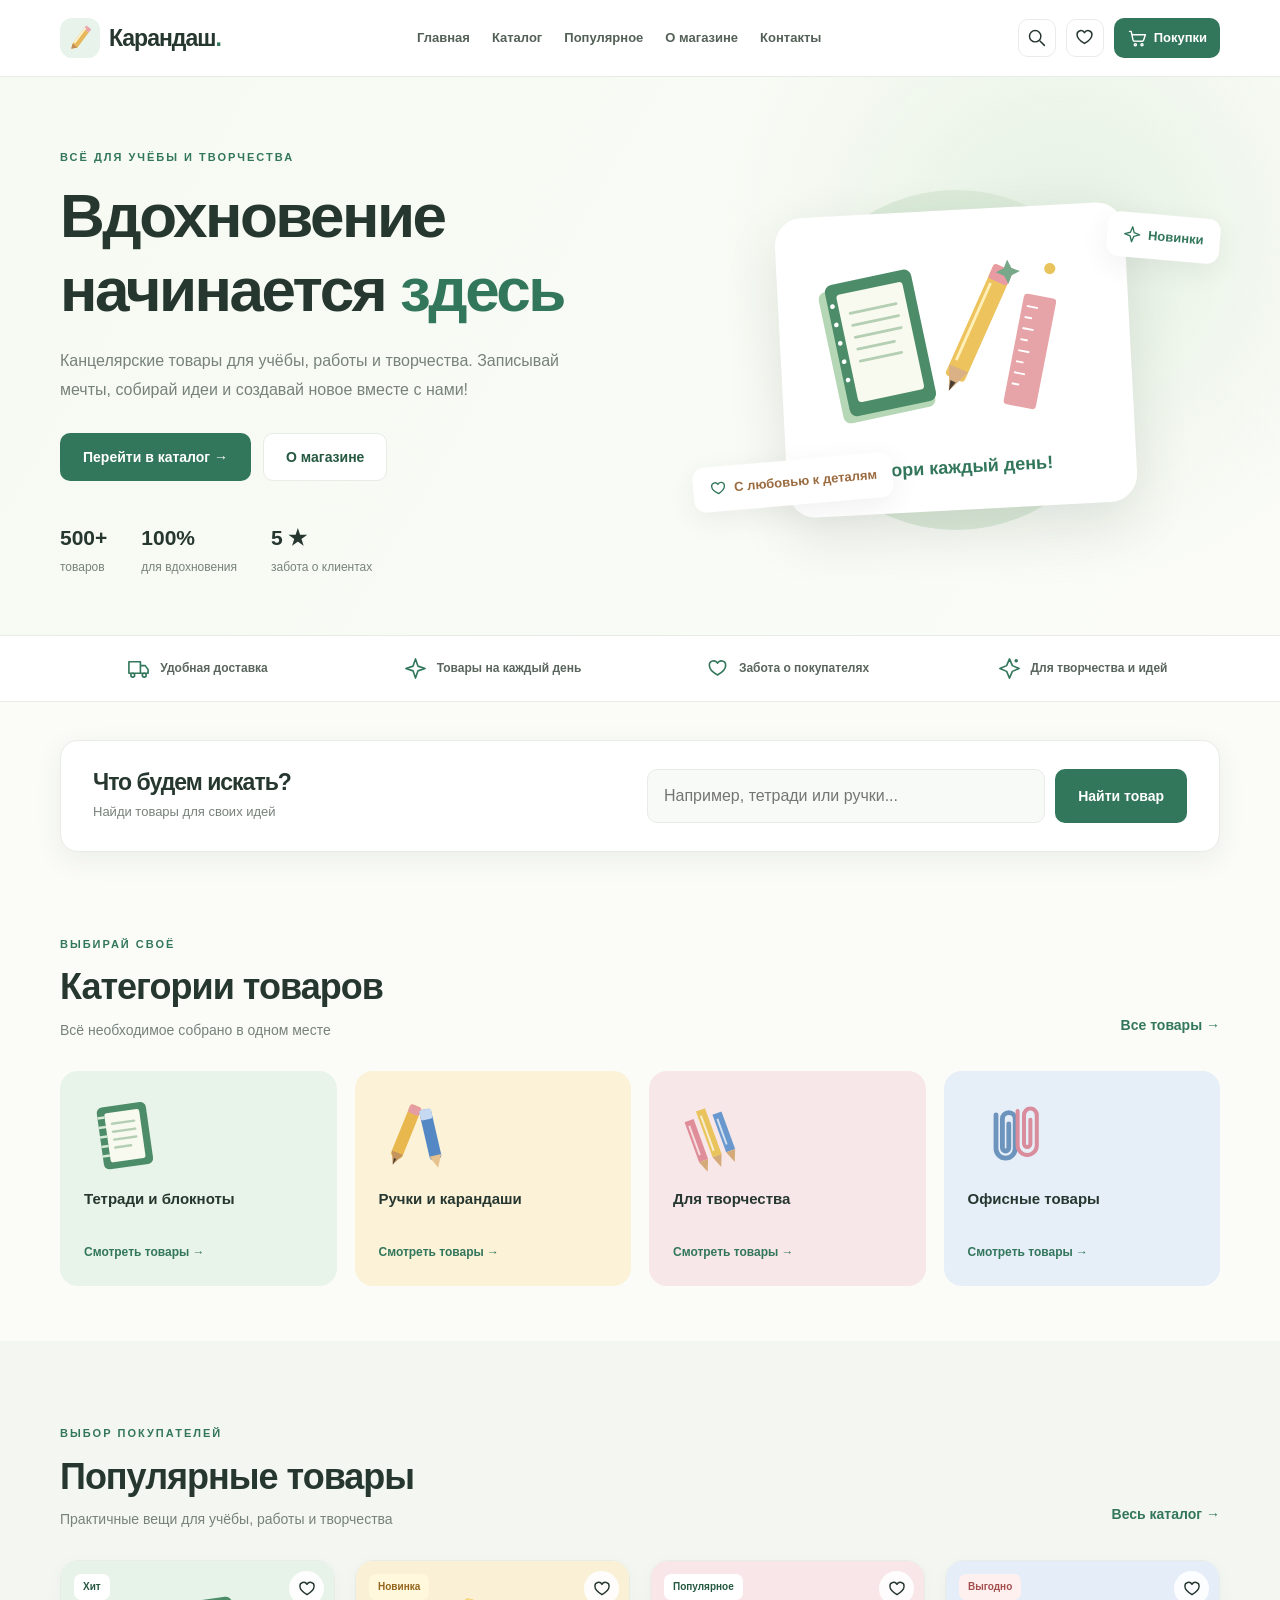
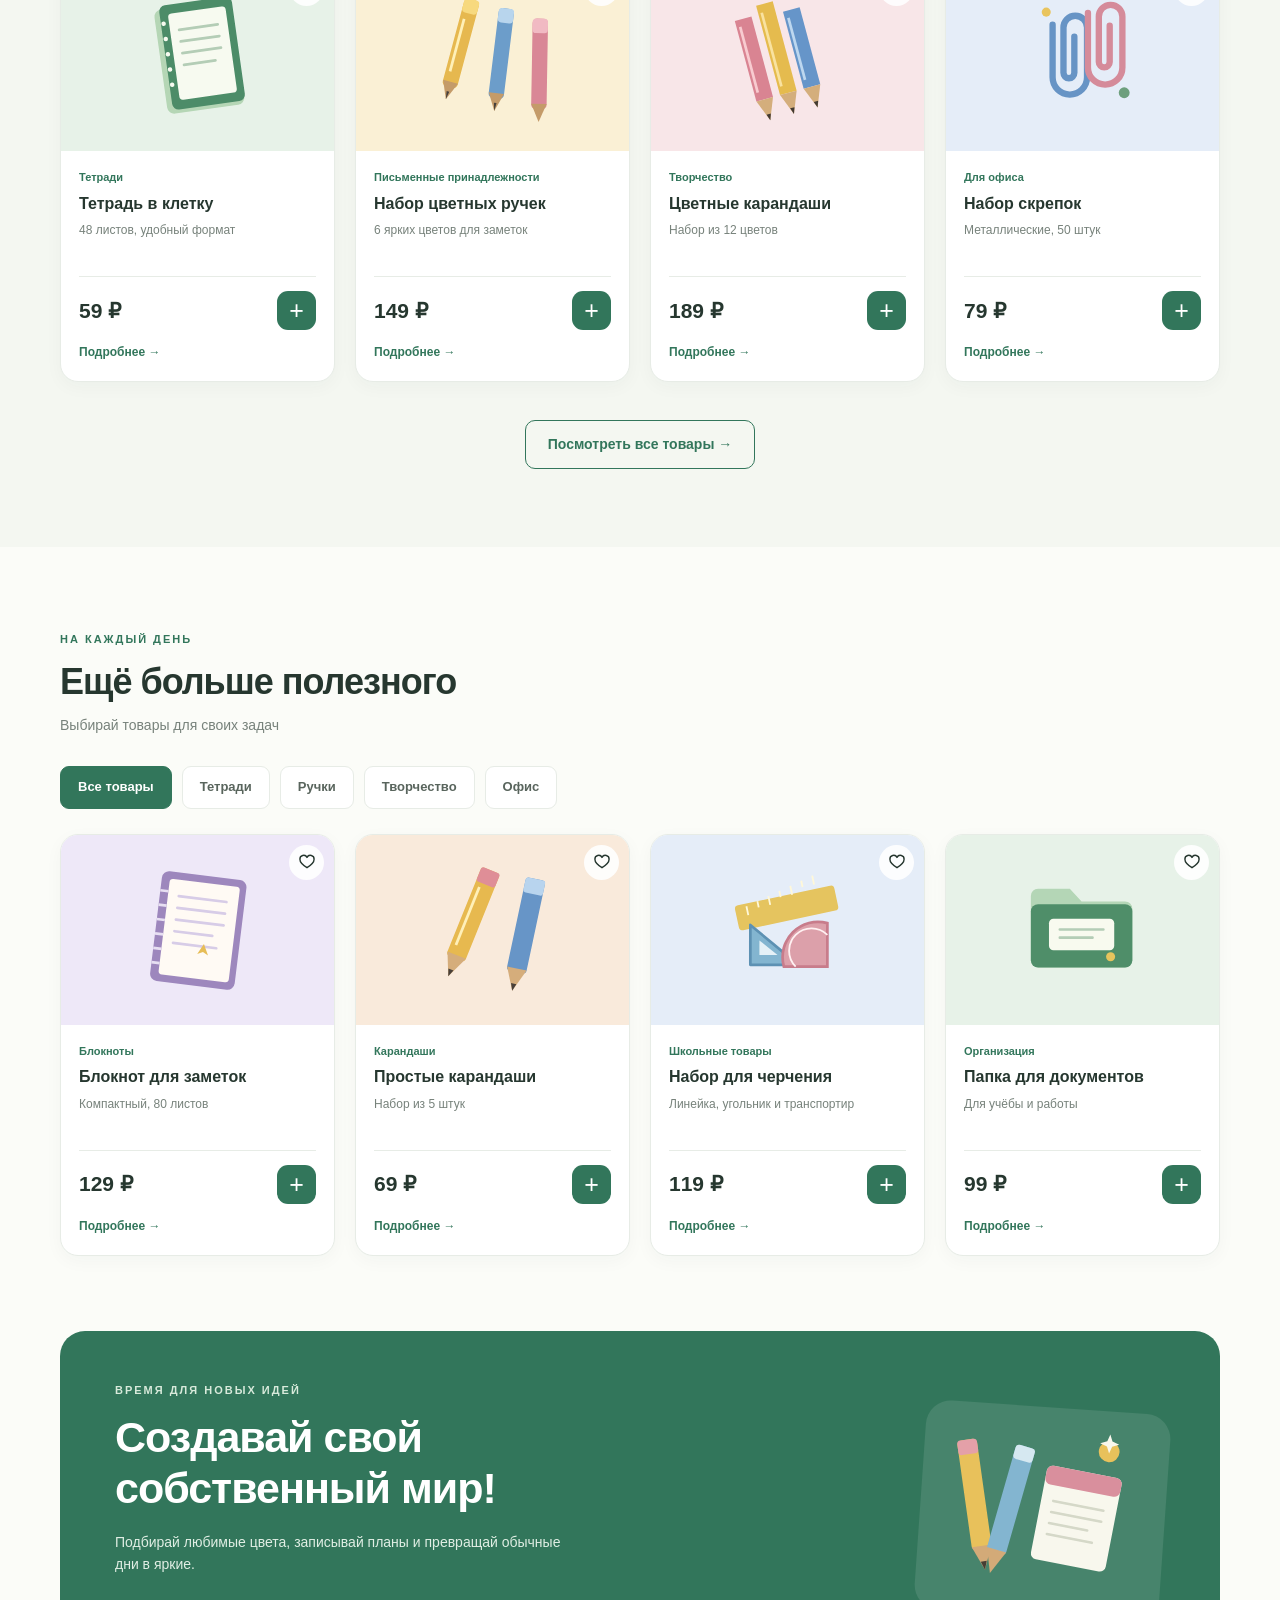
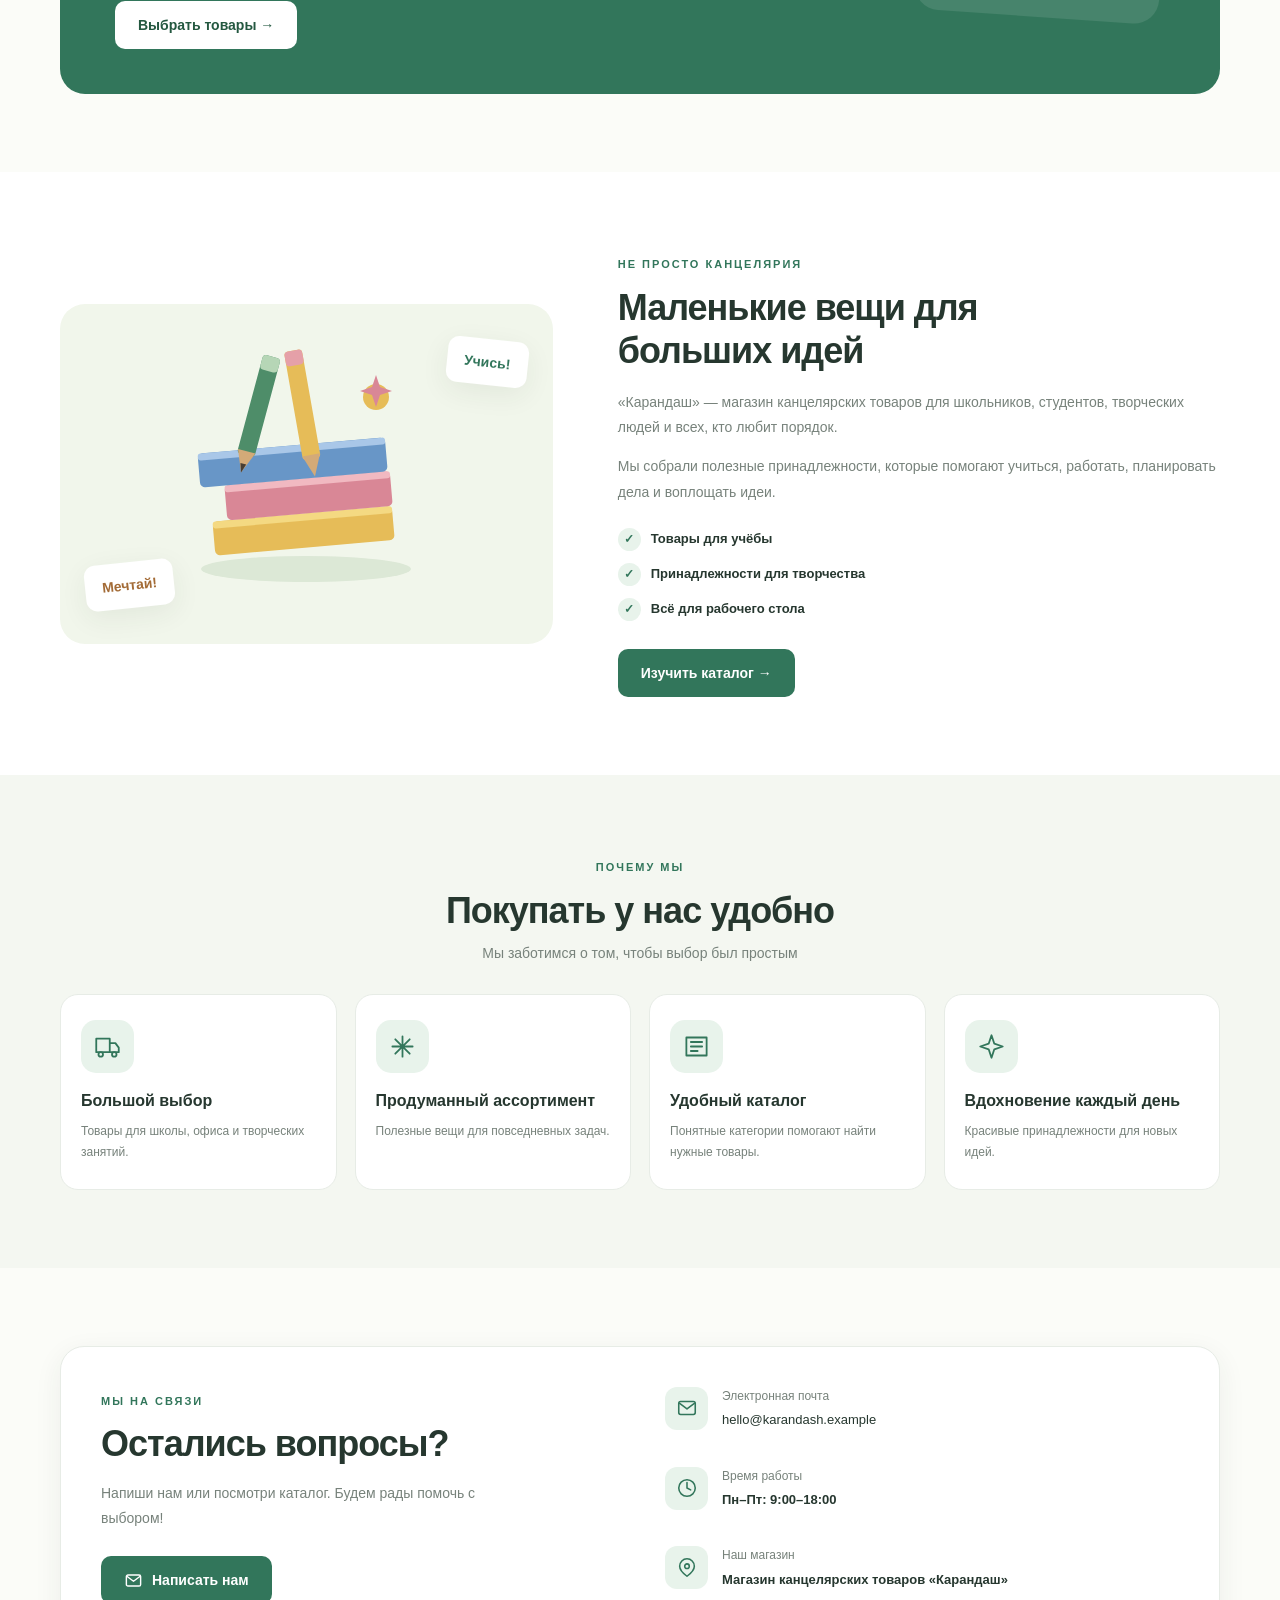
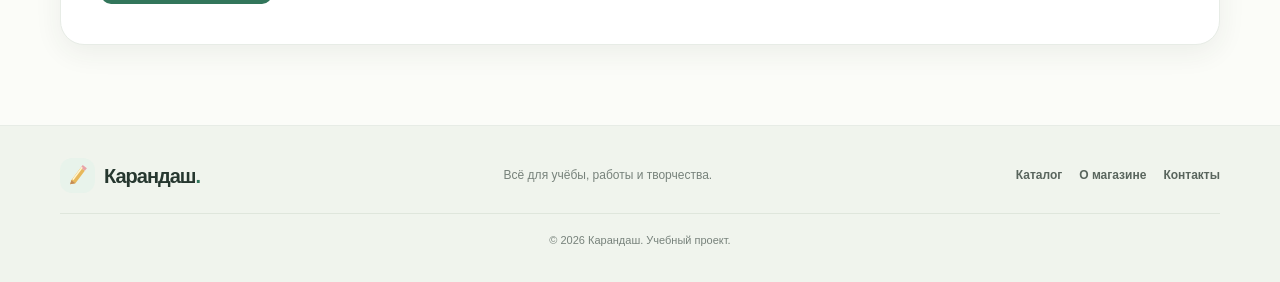
<file: styles/index.html>
<!DOCTYPE html>
<html lang="ru">
<head>
    <meta charset="UTF-8">
    <meta name="viewport" content="width=device-width, initial-scale=1.0">
    <title>Карандаш — магазин канцелярских товаров</title>
    <link rel="stylesheet" href="main.css">
</head>
<body>

    <!-- Шапка сайта -->
    <header class="header">
        <div class="container header-inner">
            <a href="#home" class="logo">
                <svg class="logo-icon" viewBox="0 0 48 48" aria-hidden="true">
                    <path d="M12 33 30 9 38 15 20 39 10 41Z" fill="#e7b85b"/>
                    <path d="M30 9 34 4 42 10 38 15Z" fill="#e9a4a8"/>
                    <path d="M10 41 12 33 20 39Z" fill="#c38b58"/>
                    <path d="M15 32 33 8" stroke="#fff4ce" stroke-width="3"/>
                </svg>
                <span>Карандаш<span class="logo-dot">.</span></span>
            </a>

            <nav class="navigation">
                <a href="#home">Главная</a>
                <a href="#catalog">Каталог</a>
                <a href="#popular">Популярное</a>
                <a href="#about">О магазине</a>
                <a href="#contacts">Контакты</a>
            </nav>

            <div class="header-actions">
                <a href="#search" class="header-icon" aria-label="Поиск">
                    <svg viewBox="0 0 24 24" aria-hidden="true">
                        <circle cx="10.5" cy="10.5" r="6.5"/>
                        <path d="m16 16 5 5"/>
                    </svg>
                </a>
                <a href="#popular" class="header-icon" aria-label="Избранное">
                    <svg viewBox="0 0 24 24" aria-hidden="true">
                        <path d="M20.5 8.8c0 5-8.5 10-8.5 10s-8.5-5-8.5-10A4.5 4.5 0 0 1 12 6.5a4.5 4.5 0 0 1 8.5 2.3Z"/>
                    </svg>
                </a>
                <a href="#catalog" class="cart-button">
                    <svg viewBox="0 0 24 24" aria-hidden="true">
                        <path d="M3 4h2l2.2 10.2a2 2 0 0 0 2 1.6h8.9a2 2 0 0 0 1.9-1.4L22 8H6"/>
                        <circle cx="10" cy="20" r="1.3"/>
                        <circle cx="18" cy="20" r="1.3"/>
                    </svg>
                    <span>Покупки</span>
                </a>
            </div>
        </div>
    </header>

    <main>
        <!-- Главный экран -->
        <section class="hero" id="home">
            <div class="container hero-inner">
                <div class="hero-content">
                    <span class="eyebrow">ВСЁ ДЛЯ УЧЁБЫ И ТВОРЧЕСТВА</span>
                    <h1>Вдохновение<br>начинается <span>здесь</span></h1>
                    <p>
                        Канцелярские товары для учёбы, работы и творчества.
                        Записывай мечты, собирай идеи и создавай новое вместе с нами!
                    </p>

                    <div class="hero-buttons">
                        <a href="#catalog" class="button button-primary">Перейти в каталог →</a>
                        <a href="#about" class="button button-light">О магазине</a>
                    </div>

                    <div class="hero-benefits">
                        <div><strong>500+</strong><span>товаров</span></div>
                        <div><strong>100%</strong><span>для вдохновения</span></div>
                        <div><strong>5 ★</strong><span>забота о клиентах</span></div>
                    </div>
                </div>

                <div class="hero-picture">
                    <div class="hero-circle"></div>
                    <div class="picture-card">
                        <svg class="hero-art" viewBox="0 0 320 220" role="img" aria-label="Рисунки тетради, карандаша и кисти">
                            <!-- Тетрадь -->
                            <g transform="rotate(-9 95 110)">
                                <rect x="26" y="40" width="100" height="143" rx="8" fill="#b6d7b6"/>
                                <rect x="34" y="34" width="94" height="143" rx="8" fill="#4c8c68"/>
                                <rect x="45" y="46" width="72" height="117" rx="4" fill="#f8faef"/>
                                <path d="M56 68h50M56 81h50M56 94h50M56 107h40M56 120h45" stroke="#b5cfb4" stroke-width="3" stroke-linecap="round"/>
                                <circle cx="39" cy="57" r="2.5" fill="#fff"/>
                                <circle cx="39" cy="77" r="2.5" fill="#fff"/>
                                <circle cx="39" cy="97" r="2.5" fill="#fff"/>
                                <circle cx="39" cy="117" r="2.5" fill="#fff"/>
                                <circle cx="39" cy="137" r="2.5" fill="#fff"/>
                            </g>
                            <!-- Карандаш -->
                            <g transform="rotate(27 190 105)">
                                <rect x="170" y="30" width="22" height="130" rx="4" fill="#edc35e"/>
                                <rect x="170" y="30" width="22" height="17" rx="3" fill="#e99ba4"/>
                                <path d="M170 148 181 174 192 148Z" fill="#d9b184"/>
                                <path d="M178 163 181 174 184 163Z" fill="#4b4035"/>
                                <path d="M175 51v90" stroke="#fff0b9" stroke-width="3"/>
                            </g>
                            <!-- Линейка -->
                            <g transform="rotate(14 246 133)">
                                <rect x="220" y="67" width="35" height="120" rx="4" fill="#e7a4a8"/>
                                <path d="M225 80h12M225 92h8M225 104h12M225 116h8M225 128h12M225 140h8M225 152h12M225 164h8" stroke="#fff" stroke-width="2"/>
                            </g>
                            <circle cx="265" cy="38" r="6" fill="#e9c45d"/>
                            <path d="m220 26 4 9 9 4-9 4-4 9-4-9-9-4 9-4Z" fill="#77a889"/>
                        </svg>
                        <span class="picture-caption">Твори каждый день!</span>
                    </div>
                    <div class="floating-note note-one">
                        <svg viewBox="0 0 24 24" aria-hidden="true">
                            <path d="m12 2 2.5 7.5L22 12l-7.5 2.5L12 22l-2.5-7.5L2 12l7.5-2.5Z"/>
                        </svg>
                        Новинки
                    </div>
                    <div class="floating-note note-two">
                        <svg viewBox="0 0 24 24" aria-hidden="true">
                            <path d="M20.5 8.8c0 5-8.5 10-8.5 10s-8.5-5-8.5-10A4.5 4.5 0 0 1 12 6.5a4.5 4.5 0 0 1 8.5 2.3Z"/>
                        </svg>
                        С любовью к деталям
                    </div>
                </div>
            </div>
        </section>

        <!-- Преимущества магазина -->
        <section class="benefit-strip">
            <div class="container benefit-strip-inner">
                <div>
                    <svg viewBox="0 0 24 24" aria-hidden="true">
                        <path d="M2 5h12v12H2zM14 9h5l3 4v4h-8z"/>
                        <circle cx="6" cy="19" r="2"/>
                        <circle cx="18" cy="19" r="2"/>
                    </svg>
                    <span>Удобная доставка</span>
                </div>
                <div>
                    <svg viewBox="0 0 24 24" aria-hidden="true">
                        <path d="m12 2 2.5 7.5L22 12l-7.5 2.5L12 22l-2.5-7.5L2 12l7.5-2.5Z"/>
                    </svg>
                    <span>Товары на каждый день</span>
                </div>
                <div>
                    <svg viewBox="0 0 24 24" aria-hidden="true">
                        <path d="M20.5 8.8c0 5-8.5 10-8.5 10s-8.5-5-8.5-10A4.5 4.5 0 0 1 12 6.5a4.5 4.5 0 0 1 8.5 2.3Z"/>
                    </svg>
                    <span>Забота о покупателях</span>
                </div>
                <div>
                    <svg viewBox="0 0 24 24" aria-hidden="true">
                        <path d="m12 2 3 7 7 3-7 3-3 7-3-7-7-3 7-3Z"/>
                        <circle cx="19" cy="4" r="1"/>
                    </svg>
                    <span>Для творчества и идей</span>
                </div>
            </div>
        </section>

        <!-- Поиск -->
        <section class="search-section" id="search">
            <div class="container">
                <div class="search-box">
                    <div>
                        <h2>Что будем искать?</h2>
                        <p>Найди товары для своих идей</p>
                    </div>
                    <form class="search-form" action="#catalog" method="get">
                        <label class="visually-hidden" for="search-input">Поиск товаров</label>
                        <input id="search-input" type="search" name="q" placeholder="Например, тетради или ручки...">
                        <button type="submit" class="button button-primary">Найти товар</button>
                    </form>
                </div>
            </div>
        </section>

        <!-- Категории товаров -->
        <section class="section categories-section" id="categories">
            <div class="container">
                <div class="section-heading">
                    <div>
                        <span class="eyebrow">ВЫБИРАЙ СВОЁ</span>
                        <h2>Категории товаров</h2>
                        <p>Всё необходимое собрано в одном месте</p>
                    </div>
                    <a href="#catalog" class="text-link">Все товары →</a>
                </div>

                <div class="category-grid">
                    <a href="#notebooks" class="category-card category-green">
                        <svg class="category-art" viewBox="0 0 100 100" role="img" aria-label="Тетрадь">
                            <g transform="rotate(-8 50 50)">
                                <rect x="20" y="12" width="62" height="78" rx="7" fill="#4c8c68"/>
                                <rect x="29" y="20" width="44" height="62" rx="3" fill="#f8faef"/>
                                <path d="M37 34h28M37 44h28M37 54h28M37 64h20" stroke="#b5cfb4" stroke-width="3" stroke-linecap="round"/>
                                <path d="M20 25h9M20 37h9M20 49h9M20 61h9M20 73h9" stroke="#d6ead5" stroke-width="3"/>
                            </g>
                        </svg>
                        <span class="category-name">Тетради и блокноты</span>
                        <span class="category-link">Смотреть товары →</span>
                    </a>

                    <a href="#pens" class="category-card category-yellow">
                        <svg class="category-art" viewBox="0 0 100 100" role="img" aria-label="Ручки и карандаши">
                            <g transform="rotate(22 38 50)">
                                <rect x="25" y="13" width="15" height="69" rx="4" fill="#e8b84f"/>
                                <path d="M25 76 32.5 92 40 76Z" fill="#c4935e"/>
                                <path d="M31 84 32.5 92 34 84Z" fill="#40382f"/>
                                <rect x="25" y="13" width="15" height="11" rx="3" fill="#e59ca3"/>
                            </g>
                            <g transform="rotate(-13 65 50)">
                                <rect x="57" y="17" width="15" height="64" rx="5" fill="#5488c5"/>
                                <rect x="57" y="17" width="15" height="13" rx="3" fill="#c6d9f2"/>
                                <path d="M57 76 64.5 92 72 76Z" fill="#e6c28e"/>
                            </g>
                        </svg>
                        <span class="category-name">Ручки и карандаши</span>
                        <span class="category-link">Смотреть товары →</span>
                    </a>

                    <a href="#art" class="category-card category-pink">
                        <svg class="category-art" viewBox="0 0 100 100" role="img" aria-label="Цветные карандаши">
                            <g transform="rotate(-20 50 50)">
                                <path d="M22 23h12v53H22z" fill="#df8d98"/>
                                <path d="M22 76h12L28 91Z" fill="#d4aa78"/>
                                <path d="M40 15h12v61H40z" fill="#e9c45d"/>
                                <path d="M40 76h12L46 91Z" fill="#d4aa78"/>
                                <path d="M58 26h12v50H58z" fill="#6898ce"/>
                                <path d="M58 76h12L64 91Z" fill="#d4aa78"/>
                                <path d="M26 29v39M44 22v47M62 33v34" stroke="#fff" stroke-width="2.5" opacity=".7"/>
                            </g>
                        </svg>
                        <span class="category-name">Для творчества</span>
                        <span class="category-link">Смотреть товары →</span>
                    </a>

                    <a href="#office" class="category-card category-blue">
                        <svg class="category-art" viewBox="0 0 100 100" role="img" aria-label="Скрепки и офисные принадлежности">
                            <path d="M35 25v42a12 12 0 0 0 24 0V30a8 8 0 0 0-16 0v36a4 4 0 0 0 8 0V36" fill="none" stroke="#6d94bd" stroke-width="6" stroke-linecap="round"/>
                            <path d="M62 20v43a12 12 0 0 0 24 0V25a8 8 0 0 0-16 0v36a4 4 0 0 0 8 0V31" fill="none" stroke="#d98c9b" stroke-width="5" stroke-linecap="round"/>
                        </svg>
                        <span class="category-name">Офисные товары</span>
                        <span class="category-link">Смотреть товары →</span>
                    </a>
                </div>
            </div>
        </section>

        <!-- Популярные товары -->
        <section class="section products-section" id="popular">
            <div class="container">
                <div class="section-heading">
                    <div>
                        <span class="eyebrow">ВЫБОР ПОКУПАТЕЛЕЙ</span>
                        <h2>Популярные товары</h2>
                        <p>Практичные вещи для учёбы, работы и творчества</p>
                    </div>
                    <a href="#catalog" class="text-link">Весь каталог →</a>
                </div>

                <div class="product-grid">
                    <!-- Тетрадь -->
                    <article class="product-card" id="notebooks">
                        <div class="product-image product-image-green">
                            <span class="product-label">Хит</span>
                            <button class="favorite-button" type="button" aria-label="Добавить тетрадь в избранное">
                                <svg viewBox="0 0 24 24" aria-hidden="true"><path d="M20.5 8.8c0 5-8.5 10-8.5 10s-8.5-5-8.5-10A4.5 4.5 0 0 1 12 6.5a4.5 4.5 0 0 1 8.5 2.3Z"/></svg>
                            </button>
                            <svg class="product-drawing" viewBox="0 0 160 160" role="img" aria-label="Зелёная тетрадь">
                                <g transform="rotate(-8 80 80)">
                                    <rect x="39" y="23" width="86" height="116" rx="8" fill="#b5d6b5"/>
                                    <rect x="45" y="19" width="81" height="116" rx="7" fill="#4c8c68"/>
                                    <rect x="54" y="29" width="64" height="96" rx="4" fill="#f7faf0"/>
                                    <path d="M64 48h43M64 61h43M64 74h43M64 87h35" stroke="#b4cdb6" stroke-width="3" stroke-linecap="round"/>
                                    <circle cx="48" cy="39" r="2.5" fill="#f7faf0"/>
                                    <circle cx="48" cy="56" r="2.5" fill="#f7faf0"/>
                                    <circle cx="48" cy="73" r="2.5" fill="#f7faf0"/>
                                    <circle cx="48" cy="90" r="2.5" fill="#f7faf0"/>
                                    <circle cx="48" cy="107" r="2.5" fill="#f7faf0"/>
                                </g>
                            </svg>
                        </div>
                        <div class="product-info">
                            <span class="product-category">Тетради</span>
                            <h3>Тетрадь в клетку</h3>
                            <p class="product-description">48 листов, удобный формат</p>
                            <div class="product-bottom"><strong class="price">59 ₽</strong><button class="add-button" type="button" aria-label="Добавить в корзину">+</button></div>
                            <a href="#contacts" class="details-link">Подробнее →</a>
                        </div>
                    </article>

                    <!-- Цветные ручки -->
                    <article class="product-card" id="pens">
                        <div class="product-image product-image-yellow">
                            <span class="product-label label-new">Новинка</span>
                            <button class="favorite-button" type="button" aria-label="Добавить ручки в избранное">
                                <svg viewBox="0 0 24 24" aria-hidden="true"><path d="M20.5 8.8c0 5-8.5 10-8.5 10s-8.5-5-8.5-10A4.5 4.5 0 0 1 12 6.5a4.5 4.5 0 0 1 8.5 2.3Z"/></svg>
                            </button>
                            <svg class="product-drawing" viewBox="0 0 160 160" role="img" aria-label="Набор цветных ручек">
                                <g transform="rotate(15 80 80)">
                                    <g>
                                        <rect x="34" y="25" width="17" height="100" rx="5" fill="#e6b84f"/>
                                        <rect x="34" y="25" width="17" height="16" rx="4" fill="#f7d97e"/>
                                        <path d="M34 119 42.5 139 51 119Z" fill="#c49b69"/>
                                        <path d="M41 130 42.5 139 44 130Z" fill="#45403b"/>
                                        <path d="M39 48v60" stroke="#fff0b7" stroke-width="3"/>
                                    </g>
                                    <g transform="translate(25 -8) rotate(-8 65 75)">
                                        <rect x="54" y="32" width="17" height="100" rx="5" fill="#6c9dca"/>
                                        <rect x="54" y="32" width="17" height="16" rx="4" fill="#b8d5ed"/>
                                        <path d="M54 126 62.5 146 71 126Z" fill="#c49b69"/>
                                        <path d="M61 137 62.5 146 64 137Z" fill="#45403b"/>
                                    </g>
                                    <g transform="translate(50 4) rotate(-14 85 75)">
                                        <rect x="75" y="20" width="17" height="100" rx="5" fill="#d98796"/>
                                        <rect x="75" y="20" width="17" height="16" rx="4" fill="#f1bac3"/>
                                        <path d="M75 114 83.5 134 92 114Z" fill="#c49b69"/>
                                    </g>
                                </g>
                            </svg>
                        </div>
                        <div class="product-info">
                            <span class="product-category">Письменные принадлежности</span>
                            <h3>Набор цветных ручек</h3>
                            <p class="product-description">6 ярких цветов для заметок</p>
                            <div class="product-bottom"><strong class="price">149 ₽</strong><button class="add-button" type="button" aria-label="Добавить в корзину">+</button></div>
                            <a href="#contacts" class="details-link">Подробнее →</a>
                        </div>
                    </article>

                    <!-- Цветные карандаши -->
                    <article class="product-card" id="art">
                        <div class="product-image product-image-pink">
                            <span class="product-label">Популярное</span>
                            <button class="favorite-button" type="button" aria-label="Добавить карандаши в избранное">
                                <svg viewBox="0 0 24 24" aria-hidden="true"><path d="M20.5 8.8c0 5-8.5 10-8.5 10s-8.5-5-8.5-10A4.5 4.5 0 0 1 12 6.5a4.5 4.5 0 0 1 8.5 2.3Z"/></svg>
                            </button>
                            <svg class="product-drawing" viewBox="0 0 160 160" role="img" aria-label="Цветные карандаши">
                                <g transform="rotate(-15 80 80)">
                                    <g>
                                        <path d="M34 27h19v92H34z" fill="#d98492"/>
                                        <path d="M34 119h19l-9.5 24Z" fill="#d4ae7c"/>
                                        <path d="m41 136 2.5 7 2.5-7Z" fill="#423a32"/>
                                        <path d="M38 35v75" stroke="#f8cbd0" stroke-width="3"/>
                                    </g>
                                    <g>
                                        <path d="M61 17h19v102H61z" fill="#e5bb4e"/>
                                        <path d="M61 119h19l-9.5 24Z" fill="#d4ae7c"/>
                                        <path d="m68 136 2.5 7 2.5-7Z" fill="#423a32"/>
                                        <path d="M65 26v84" stroke="#f9e2a0" stroke-width="3"/>
                                    </g>
                                    <g>
                                        <path d="M88 31h19v88H88z" fill="#6695c9"/>
                                        <path d="M88 119h19l-9.5 24Z" fill="#d4ae7c"/>
                                        <path d="m95 136 2.5 7 2.5-7Z" fill="#423a32"/>
                                        <path d="M92 39v71" stroke="#bdd7ef" stroke-width="3"/>
                                    </g>
                                </g>
                            </svg>
                        </div>
                        <div class="product-info">
                            <span class="product-category">Творчество</span>
                            <h3>Цветные карандаши</h3>
                            <p class="product-description">Набор из 12 цветов</p>
                            <div class="product-bottom"><strong class="price">189 ₽</strong><button class="add-button" type="button" aria-label="Добавить в корзину">+</button></div>
                            <a href="#contacts" class="details-link">Подробнее →</a>
                        </div>
                    </article>

                    <!-- Скрепки -->
                    <article class="product-card" id="office">
                        <div class="product-image product-image-blue">
                            <span class="product-label label-sale">Выгодно</span>
                            <button class="favorite-button" type="button" aria-label="Добавить скрепки в избранное">
                                <svg viewBox="0 0 24 24" aria-hidden="true"><path d="M20.5 8.8c0 5-8.5 10-8.5 10s-8.5-5-8.5-10A4.5 4.5 0 0 1 12 6.5a4.5 4.5 0 0 1 8.5 2.3Z"/></svg>
                            </button>
                            <svg class="product-drawing" viewBox="0 0 160 160" role="img" aria-label="Металлические скрепки">
                                <g fill="none" stroke-width="7" stroke-linecap="round">
                                    <path d="M47 45v58a19 19 0 0 0 38 0V48a13 13 0 0 0-26 0v50a6 6 0 0 0 12 0V58" stroke="#6794c5"/>
                                    <path d="M86 32v60a19 19 0 0 0 38 0V36a13 13 0 0 0-26 0v50a6 6 0 0 0 12 0V46" stroke="#d58b9a"/>
                                </g>
                                <circle cx="40" cy="31" r="5" fill="#e9c45d"/>
                                <circle cx="126" cy="120" r="6" fill="#6d9f7d"/>
                            </svg>
                        </div>
                        <div class="product-info">
                            <span class="product-category">Для офиса</span>
                            <h3>Набор скрепок</h3>
                            <p class="product-description">Металлические, 50 штук</p>
                            <div class="product-bottom"><strong class="price">79 ₽</strong><button class="add-button" type="button" aria-label="Добавить в корзину">+</button></div>
                            <a href="#contacts" class="details-link">Подробнее →</a>
                        </div>
                    </article>
                </div>

                <div class="center-button">
                    <a href="#catalog" class="button button-outline">Посмотреть все товары →</a>
                </div>
            </div>
        </section>

        <!-- Дополнительный каталог -->
        <section class="section catalog-section" id="catalog">
            <div class="container">
                <div class="section-heading">
                    <div>
                        <span class="eyebrow">НА КАЖДЫЙ ДЕНЬ</span>
                        <h2>Ещё больше полезного</h2>
                        <p>Выбирай товары для своих задач</p>
                    </div>
                </div>

                <div class="catalog-buttons">
                    <a href="#notebooks" class="filter-button">Все товары</a>
                    <a href="#notebooks" class="filter-button">Тетради</a>
                    <a href="#pens" class="filter-button">Ручки</a>
                    <a href="#art" class="filter-button">Творчество</a>
                    <a href="#office" class="filter-button">Офис</a>
                </div>

                <div class="product-grid">
                    <!-- Блокнот -->
                    <article class="product-card">
                        <div class="product-image product-image-purple">
                            <button class="favorite-button" type="button" aria-label="Добавить блокнот в избранное">
                                <svg viewBox="0 0 24 24" aria-hidden="true"><path d="M20.5 8.8c0 5-8.5 10-8.5 10s-8.5-5-8.5-10A4.5 4.5 0 0 1 12 6.5a4.5 4.5 0 0 1 8.5 2.3Z"/></svg>
                            </button>
                            <svg class="product-drawing" viewBox="0 0 160 160" role="img" aria-label="Блокнот для заметок">
                                <g transform="rotate(7 80 80)">
                                    <rect x="34" y="20" width="94" height="122" rx="8" fill="#9d87bd"/>
                                    <rect x="43" y="28" width="78" height="106" rx="4" fill="#fffaf4"/>
                                    <path d="M55 46h53M55 59h53M55 72h53M55 85h42M55 98h48" stroke="#d7cce7" stroke-width="3" stroke-linecap="round"/>
                                    <path d="M34 42h9M34 58h9M34 74h9M34 90h9M34 106h9M34 122h9" stroke="#e7dff2" stroke-width="3"/>
                                    <path d="m83 107 6-12 6 12-6-3Z" fill="#e7bd57"/>
                                </g>
                            </svg>
                        </div>
                        <div class="product-info">
                            <span class="product-category">Блокноты</span>
                            <h3>Блокнот для заметок</h3>
                            <p class="product-description">Компактный, 80 листов</p>
                            <div class="product-bottom"><strong class="price">129 ₽</strong><button class="add-button" type="button" aria-label="Добавить в корзину">+</button></div>
                            <a href="#contacts" class="details-link">Подробнее →</a>
                        </div>
                    </article>

                    <!-- Простые карандаши -->
                    <article class="product-card">
                        <div class="product-image product-image-orange">
                            <button class="favorite-button" type="button" aria-label="Добавить карандаши в избранное">
                                <svg viewBox="0 0 24 24" aria-hidden="true"><path d="M20.5 8.8c0 5-8.5 10-8.5 10s-8.5-5-8.5-10A4.5 4.5 0 0 1 12 6.5a4.5 4.5 0 0 1 8.5 2.3Z"/></svg>
                            </button>
                            <svg class="product-drawing" viewBox="0 0 160 160" role="img" aria-label="Простые карандаши">
                                <g transform="rotate(22 80 80)">
                                    <g>
                                        <rect x="43" y="20" width="22" height="105" rx="4" fill="#e7b94f"/>
                                        <rect x="43" y="20" width="22" height="17" rx="3" fill="#df8e97"/>
                                        <path d="M43 121 54 146 65 121Z" fill="#d5ad7b"/>
                                        <path d="M51 138 54 146 57 138Z" fill="#494039"/>
                                        <path d="M49 42v69" stroke="#fff0b8" stroke-width="3"/>
                                    </g>
                                    <g transform="translate(31 -10) rotate(-10 80 80)">
                                        <rect x="72" y="20" width="22" height="105" rx="4" fill="#6795c7"/>
                                        <rect x="72" y="20" width="22" height="17" rx="3" fill="#b8d4ee"/>
                                        <path d="M72 121 83 146 94 121Z" fill="#d5ad7b"/>
                                        <path d="M80 138 83 146 86 138Z" fill="#494039"/>
                                    </g>
                                </g>
                            </svg>
                        </div>
                        <div class="product-info">
                            <span class="product-category">Карандаши</span>
                            <h3>Простые карандаши</h3>
                            <p class="product-description">Набор из 5 штук</p>
                            <div class="product-bottom"><strong class="price">69 ₽</strong><button class="add-button" type="button" aria-label="Добавить в корзину">+</button></div>
                            <a href="#contacts" class="details-link">Подробнее →</a>
                        </div>
                    </article>

                    <!-- Набор для черчения -->
                    <article class="product-card">
                        <div class="product-image product-image-blue">
                            <button class="favorite-button" type="button" aria-label="Добавить набор в избранное">
                                <svg viewBox="0 0 24 24" aria-hidden="true"><path d="M20.5 8.8c0 5-8.5 10-8.5 10s-8.5-5-8.5-10A4.5 4.5 0 0 1 12 6.5a4.5 4.5 0 0 1 8.5 2.3Z"/></svg>
                            </button>
                            <svg class="product-drawing" viewBox="0 0 160 160" role="img" aria-label="Линейка, угольник и транспортир">
                                <rect x="23" y="42" width="112" height="28" rx="4" fill="#e5c45f" transform="rotate(-12 80 56)"/>
                                <path d="M36 45v10M49 42v7M62 39v10M75 36v7M88 33v10M101 30v7M114 27v10" stroke="#fff8d9" stroke-width="2" transform="rotate(-12 80 56)"/>
                                <path d="M39 119 39 75 92 119Z" fill="#83b5d0" stroke="#5d91b3" stroke-width="3" stroke-linejoin="round"/>
                                <path d="M49 108V92L69 108Z" fill="#e5f1f7"/>
                                <path d="M76 121 A39 39 0 0 1 124 73 L124 121Z" fill="#dca0aa" stroke="#c87c8b" stroke-width="3"/>
                                <path d="M89 121 A24 24 0 0 1 124 86" fill="none" stroke="#fff1f2" stroke-width="2"/>
                            </svg>
                        </div>
                        <div class="product-info">
                            <span class="product-category">Школьные товары</span>
                            <h3>Набор для черчения</h3>
                            <p class="product-description">Линейка, угольник и транспортир</p>
                            <div class="product-bottom"><strong class="price">119 ₽</strong><button class="add-button" type="button" aria-label="Добавить в корзину">+</button></div>
                            <a href="#contacts" class="details-link">Подробнее →</a>
                        </div>
                    </article>

                    <!-- Папка -->
                    <article class="product-card">
                        <div class="product-image product-image-green">
                            <button class="favorite-button" type="button" aria-label="Добавить папку в избранное">
                                <svg viewBox="0 0 24 24" aria-hidden="true"><path d="M20.5 8.8c0 5-8.5 10-8.5 10s-8.5-5-8.5-10A4.5 4.5 0 0 1 12 6.5a4.5 4.5 0 0 1 8.5 2.3Z"/></svg>
                            </button>
                            <svg class="product-drawing" viewBox="0 0 160 160" role="img" aria-label="Папка для документов">
                                <path d="M23 43a8 8 0 0 1 8-8h35l13 14h48a8 8 0 0 1 8 8v57a8 8 0 0 1-8 8H31a8 8 0 0 1-8-8Z" fill="#b4d6b6"/>
                                <path d="M23 60a8 8 0 0 1 8-8h96a8 8 0 0 1 8 8v54a8 8 0 0 1-8 8H31a8 8 0 0 1-8-8Z" fill="#4f8e69"/>
                                <rect x="43" y="68" width="72" height="35" rx="5" fill="#f8faef"/>
                                <path d="M55 80h48M55 89h36" stroke="#b4cdb6" stroke-width="3" stroke-linecap="round"/>
                                <circle cx="111" cy="110" r="5" fill="#e6c45d"/>
                            </svg>
                        </div>
                        <div class="product-info">
                            <span class="product-category">Организация</span>
                            <h3>Папка для документов</h3>
                            <p class="product-description">Для учёбы и работы</p>
                            <div class="product-bottom"><strong class="price">99 ₽</strong><button class="add-button" type="button" aria-label="Добавить в корзину">+</button></div>
                            <a href="#contacts" class="details-link">Подробнее →</a>
                        </div>
                    </article>
                </div>
            </div>
        </section>

        <!-- Рекламный блок -->
        <section class="promo-section">
            <div class="container">
                <div class="promo-card">
                    <div class="promo-content">
                        <span class="eyebrow">ВРЕМЯ ДЛЯ НОВЫХ ИДЕЙ</span>
                        <h2>Создавай свой<br>собственный мир!</h2>
                        <p>Подбирай любимые цвета, записывай планы и превращай обычные дни в яркие.</p>
                        <a href="#catalog" class="button button-white">Выбрать товары →</a>
                    </div>
                    <svg class="promo-drawing" viewBox="0 0 260 220" role="img" aria-label="Карандаши, тетрадь и палитра">
                        <g transform="rotate(-12 70 100)">
                            <rect x="40" y="27" width="23" height="128" rx="5" fill="#e8c15b"/>
                            <rect x="40" y="27" width="23" height="17" rx="4" fill="#e4a0a8"/>
                            <path d="M40 151 51.5 179 63 151Z" fill="#d3aa78"/>
                            <path d="M48 169 51.5 179 55 169Z" fill="#473d34"/>
                        </g>
                        <g transform="rotate(12 105 100)">
                            <rect x="81" y="37" width="23" height="128" rx="5" fill="#83b5d0"/>
                            <rect x="81" y="37" width="23" height="17" rx="4" fill="#d6e8f1"/>
                            <path d="M81 161 92.5 189 104 161Z" fill="#d3aa78"/>
                        </g>
                        <g transform="rotate(7 164 110)">
                            <rect x="126" y="59" width="88" height="110" rx="7" fill="#f8f7ed"/>
                            <rect x="126" y="59" width="88" height="22" rx="7" fill="#d98f9d"/>
                            <path d="M140 99h59M140 112h59M140 125h45M140 138h53" stroke="#d5d8c8" stroke-width="3" stroke-linecap="round"/>
                        </g>
                        <circle cx="202" cy="35" r="12" fill="#e8c15b"/>
                        <path d="m202 15 3 8 8 3-8 3-3 8-3-8-8-3 8-3Z" fill="#f8f7ed"/>
                    </svg>
                </div>
            </div>
        </section>

        <!-- О магазине -->
        <section class="section about-section" id="about">
            <div class="container about-inner">
                <div class="about-illustration">
                    <svg class="about-drawing" viewBox="0 0 300 280" role="img" aria-label="Стопка книг и карандаши">
                        <ellipse cx="150" cy="235" rx="105" ry="13" fill="#dce8d6"/>
                        <g transform="rotate(-5 145 190)">
                            <rect x="57" y="180" width="180" height="34" rx="5" fill="#e6bc58"/>
                            <rect x="57" y="180" width="180" height="7" rx="3" fill="#f4d982"/>
                            <rect x="72" y="145" width="166" height="35" rx="5" fill="#d98796"/>
                            <rect x="72" y="145" width="166" height="7" rx="3" fill="#f1b9c1"/>
                            <rect x="48" y="111" width="188" height="34" rx="5" fill="#6896c7"/>
                            <rect x="48" y="111" width="188" height="7" rx="3" fill="#a9c7e8"/>
                        </g>
                        <g transform="rotate(15 110 80)">
                            <rect x="92" y="23" width="18" height="102" rx="4" fill="#4e8d69"/>
                            <rect x="92" y="23" width="18" height="15" rx="4" fill="#b6d6b6"/>
                            <path d="M92 121 101 143 110 121Z" fill="#d3aa78"/>
                            <path d="M98 134 101 143 104 134Z" fill="#463d34"/>
                        </g>
                        <g transform="rotate(-10 151 80)">
                            <rect x="139" y="15" width="18" height="110" rx="4" fill="#e6bc58"/>
                            <rect x="139" y="15" width="18" height="15" rx="4" fill="#e5a0a8"/>
                            <path d="M139 121 148 143 157 121Z" fill="#d3aa78"/>
                        </g>
                        <circle cx="220" cy="63" r="13" fill="#e6bc58"/>
                        <path d="m220 41 4 12 12 4-12 4-4 12-4-12-12-4 12-4Z" fill="#d98796"/>
                    </svg>
                    <span class="about-sticker sticker-top">Учись!</span>
                    <span class="about-sticker sticker-bottom">Мечтай!</span>
                </div>

                <div class="about-content">
                    <span class="eyebrow">НЕ ПРОСТО КАНЦЕЛЯРИЯ</span>
                    <h2>Маленькие вещи для больших идей</h2>
                    <p>
                        «Карандаш» — магазин канцелярских товаров для школьников,
                        студентов, творческих людей и всех, кто любит порядок.
                    </p>
                    <p>
                        Мы собрали полезные принадлежности, которые помогают
                        учиться, работать, планировать дела и воплощать идеи.
                    </p>

                    <div class="about-features">
                        <div><span>✓</span> Товары для учёбы</div>
                        <div><span>✓</span> Принадлежности для творчества</div>
                        <div><span>✓</span> Всё для рабочего стола</div>
                    </div>
                    <a href="#catalog" class="button button-primary">Изучить каталог →</a>
                </div>
            </div>
        </section>

        <!-- Преимущества -->
        <section class="section advantages-section">
            <div class="container">
                <div class="section-heading heading-center">
                    <div>
                        <span class="eyebrow">ПОЧЕМУ МЫ</span>
                        <h2>Покупать у нас удобно</h2>
                        <p>Мы заботимся о том, чтобы выбор был простым</p>
                    </div>
                </div>

                <div class="advantages-grid">
                    <div class="advantage-card">
                        <div class="advantage-icon">
                            <svg viewBox="0 0 24 24" aria-hidden="true"><path d="M2 5h12v12H2zM14 9h5l3 4v4h-8z"/><circle cx="6" cy="19" r="2"/><circle cx="18" cy="19" r="2"/></svg>
                        </div>
                        <h3>Большой выбор</h3>
                        <p>Товары для школы, офиса и творческих занятий.</p>
                    </div>
                    <div class="advantage-card">
                        <div class="advantage-icon">
                            <svg viewBox="0 0 24 24" aria-hidden="true"><path d="M12 3v18M3 12h18M5.6 5.6l12.8 12.8M18.4 5.6 5.6 18.4"/></svg>
                        </div>
                        <h3>Продуманный ассортимент</h3>
                        <p>Полезные вещи для повседневных задач.</p>
                    </div>
                    <div class="advantage-card">
                        <div class="advantage-icon">
                            <svg viewBox="0 0 24 24" aria-hidden="true"><path d="M3 4h18v16H3zM7 8h10M7 12h10M7 16h6"/></svg>
                        </div>
                        <h3>Удобный каталог</h3>
                        <p>Понятные категории помогают найти нужные товары.</p>
                    </div>
                    <div class="advantage-card">
                        <div class="advantage-icon">
                            <svg viewBox="0 0 24 24" aria-hidden="true"><path d="m12 2 2.5 7.5L22 12l-7.5 2.5L12 22l-2.5-7.5L2 12l7.5-2.5Z"/></svg>
                        </div>
                        <h3>Вдохновение каждый день</h3>
                        <p>Красивые принадлежности для новых идей.</p>
                    </div>
                </div>
            </div>
        </section>

        <!-- Контакты -->
        <section class="section contacts-section" id="contacts">
            <div class="container">
                <div class="contacts-card">
                    <div class="contacts-content">
                        <span class="eyebrow">МЫ НА СВЯЗИ</span>
                        <h2>Остались вопросы?</h2>
                        <p>Напиши нам или посмотри каталог. Будем рады помочь с выбором!</p>
                        <a href="mailto:hello@karandash.example" class="button button-primary">
                            <svg viewBox="0 0 24 24" aria-hidden="true"><rect x="3" y="5" width="18" height="14" rx="2"/><path d="m4 7 8 6 8-6"/></svg>
                            Написать нам
                        </a>
                    </div>

                    <div class="contacts-info">
                        <div class="contact-item">
                            <span class="contact-icon">
                                <svg viewBox="0 0 24 24" aria-hidden="true"><rect x="3" y="5" width="18" height="14" rx="2"/><path d="m4 7 8 6 8-6"/></svg>
                            </span>
                            <div>
                                <span class="contact-label">Электронная почта</span>
                                <a href="mailto:hello@karandash.example">hello@karandash.example</a>
                            </div>
                        </div>
                        <div class="contact-item">
                            <span class="contact-icon">
                                <svg viewBox="0 0 24 24" aria-hidden="true"><circle cx="12" cy="12" r="9"/><path d="M12 6v6l4 2"/></svg>
                            </span>
                            <div>
                                <span class="contact-label">Время работы</span>
                                <strong>Пн–Пт: 9:00–18:00</strong>
                            </div>
                        </div>
                        <div class="contact-item">
                            <span class="contact-icon">
                                <svg viewBox="0 0 24 24" aria-hidden="true"><path d="M20 10c0 5-8 11-8 11S4 15 4 10a8 8 0 1 1 16 0Z"/><circle cx="12" cy="10" r="2.5"/></svg>
                            </span>
                            <div>
                                <span class="contact-label">Наш магазин</span>
                                <strong>Магазин канцелярских товаров «Карандаш»</strong>
                            </div>
                        </div>
                    </div>
                </div>
            </div>
        </section>
    </main>

    <!-- Подвал -->
    <footer class="footer">
        <div class="container footer-inner">
            <a href="#home" class="logo footer-logo">
                <svg class="logo-icon" viewBox="0 0 48 48" aria-hidden="true">
                    <path d="M12 33 30 9 38 15 20 39 10 41Z" fill="#e7b85b"/>
                    <path d="M30 9 34 4 42 10 38 15Z" fill="#e9a4a8"/>
                    <path d="M10 41 12 33 20 39Z" fill="#c38b58"/>
                    <path d="M15 32 33 8" stroke="#fff4ce" stroke-width="3"/>
                </svg>
                <span>Карандаш<span class="logo-dot">.</span></span>
            </a>
            <p>Всё для учёбы, работы и творчества.</p>
            <div class="footer-links">
                <a href="#catalog">Каталог</a>
                <a href="#about">О магазине</a>
                <a href="#contacts">Контакты</a>
            </div>
            <span class="copyright">© 2026 Карандаш. Учебный проект.</span>
        </div>
    </footer>

</body>
</html>
</file>
<file: styles/main.css>
/* Основные настройки */
:root {
    --green: #32765b;
    --green-dark: #245840;
    --green-light: #e8f3eb;
    --text: #26372f;
    --muted: #77827b;
    --background: #fbfcf8;
    --white: #ffffff;
    --border: #e7ece6;
    --radius: 18px;
    --shadow: 0 8px 28px rgba(38, 55, 47, 0.07);
}

* {
    box-sizing: border-box;
    margin: 0;
    padding: 0;
}

html {
    scroll-behavior: smooth;
    scroll-padding-top: 100px;
}

body {
    font-family: Arial, Helvetica, sans-serif;
    color: var(--text);
    background: var(--background);
    line-height: 1.6;
}

a {
    color: inherit;
    text-decoration: none;
}

button,
input {
    font: inherit;
}

button,
a {
    -webkit-tap-highlight-color: transparent;
}

button {
    cursor: pointer;
}

svg {
    display: block;
}

.container {
    width: min(1160px, calc(100% - 40px));
    margin: 0 auto;
}

.section {
    padding: 78px 0;
}

.eyebrow {
    display: inline-block;
    margin-bottom: 12px;
    color: var(--green);
    font-size: 11px;
    font-weight: 800;
    letter-spacing: 2px;
}

h1,
h2,
h3 {
    line-height: 1.2;
}

h2 {
    font-size: clamp(26px, 3vw, 36px);
    letter-spacing: -1px;
}

p {
    color: var(--muted);
}

.button {
    display: inline-flex;
    align-items: center;
    justify-content: center;
    gap: 9px;
    min-height: 46px;
    padding: 12px 22px;
    border: 1px solid transparent;
    border-radius: 10px;
    font-size: 14px;
    font-weight: 700;
    text-align: center;
}

.button-primary {
    color: var(--white);
    background: var(--green);
}

.button-light {
    color: var(--green-dark);
    background: var(--white);
    border-color: var(--border);
}

.button-outline {
    color: var(--green);
    background: transparent;
    border-color: var(--green);
}

.button-white {
    color: var(--green-dark);
    background: var(--white);
}

.button svg {
    width: 19px;
    height: 19px;
    fill: none;
    stroke: currentColor;
    stroke-width: 1.8;
    stroke-linecap: round;
    stroke-linejoin: round;
}

.button:hover,
.cart-button:hover,
.filter-button:hover {
    filter: brightness(0.96);
}

.text-link {
    flex-shrink: 0;
    color: var(--green);
    font-size: 14px;
    font-weight: 700;
}

.center-button {
    display: flex;
    justify-content: center;
    margin-top: 38px;
}

.visually-hidden {
    position: absolute;
    width: 1px;
    height: 1px;
    padding: 0;
    margin: -1px;
    overflow: hidden;
    clip: rect(0, 0, 0, 0);
    white-space: nowrap;
    border: 0;
}

/* Шапка сайта */
.header {
    position: sticky;
    top: 0;
    z-index: 10;
    background: rgba(255, 255, 255, 0.97);
    border-bottom: 1px solid var(--border);
}

.header-inner {
    display: flex;
    align-items: center;
    justify-content: space-between;
    gap: 24px;
    min-height: 76px;
}

.logo {
    display: inline-flex;
    align-items: center;
    gap: 9px;
    flex-shrink: 0;
    font-size: 23px;
    font-weight: 800;
    letter-spacing: -1px;
}

.logo-icon {
    width: 40px;
    height: 40px;
    padding: 5px;
    background: var(--green-light);
    border-radius: 12px;
}

.logo-dot {
    color: var(--green);
}

.navigation {
    display: flex;
    align-items: center;
    justify-content: center;
    gap: 22px;
}

.navigation a {
    color: #536057;
    font-size: 13px;
    font-weight: 600;
}

.navigation a:hover,
.footer-links a:hover {
    color: var(--green);
}

.header-actions {
    display: flex;
    align-items: center;
    gap: 10px;
}

.header-icon {
    display: grid;
    width: 38px;
    height: 38px;
    place-items: center;
    border: 1px solid var(--border);
    border-radius: 10px;
}

.header-icon svg {
    width: 21px;
    height: 21px;
    fill: none;
    stroke: currentColor;
    stroke-width: 1.7;
    stroke-linecap: round;
    stroke-linejoin: round;
}

.cart-button {
    display: inline-flex;
    align-items: center;
    gap: 7px;
    padding: 10px 13px;
    color: var(--white);
    background: var(--green);
    border-radius: 10px;
    font-size: 13px;
    font-weight: 700;
}

.cart-button svg {
    width: 20px;
    height: 20px;
    fill: none;
    stroke: currentColor;
    stroke-width: 1.7;
    stroke-linecap: round;
    stroke-linejoin: round;
}

/* Главный экран */
.hero {
    padding: 66px 0 58px;
    overflow: hidden;
    background:
        radial-gradient(circle at 83% 30%, #e5f1e3 0, transparent 30%),
        linear-gradient(120deg, #f6faf2, #fbfcf8);
}

.hero-inner {
    display: grid;
    grid-template-columns: 1.05fr 0.95fr;
    align-items: center;
    gap: 50px;
}

.hero-content h1 {
    margin-bottom: 20px;
    font-size: clamp(40px, 5vw, 62px);
    letter-spacing: -2.5px;
}

.hero-content h1 span {
    color: var(--green);
}

.hero-content > p {
    max-width: 500px;
    margin-bottom: 28px;
    font-size: 16px;
    line-height: 1.8;
}

.hero-buttons {
    display: flex;
    flex-wrap: wrap;
    gap: 12px;
}

.hero-benefits {
    display: flex;
    flex-wrap: wrap;
    gap: 34px;
    margin-top: 40px;
}

.hero-benefits div {
    display: flex;
    flex-direction: column;
    gap: 3px;
}

.hero-benefits strong {
    font-size: 21px;
}

.hero-benefits span {
    color: var(--muted);
    font-size: 12px;
}

.hero-picture {
    position: relative;
    display: grid;
    min-height: 360px;
    place-items: center;
}

.hero-circle {
    position: absolute;
    width: min(340px, 80%);
    aspect-ratio: 1;
    background: #dcebd9;
    border-radius: 50%;
}

.picture-card {
    position: relative;
    z-index: 1;
    display: flex;
    flex-direction: column;
    align-items: center;
    justify-content: center;
    width: min(350px, 88%);
    min-height: 300px;
    padding: 20px;
    background: var(--white);
    border: 1px solid rgba(255, 255, 255, 0.8);
    border-radius: 28px;
    box-shadow: 0 20px 55px rgba(38, 55, 47, 0.12);
    transform: rotate(-3deg);
}

.hero-art {
    width: 100%;
    max-width: 300px;
    height: auto;
}

.picture-caption {
    margin-top: 8px;
    color: var(--green);
    font-size: 18px;
    font-weight: 800;
}

.floating-note {
    position: absolute;
    z-index: 2;
    display: flex;
    align-items: center;
    gap: 7px;
    padding: 12px 16px;
    background: var(--white);
    border-radius: 12px;
    box-shadow: var(--shadow);
    font-size: 13px;
    font-weight: 700;
}

.floating-note svg {
    width: 18px;
    height: 18px;
    fill: none;
    stroke: var(--green);
    stroke-width: 1.8;
    stroke-linejoin: round;
}

.note-one {
    top: 35px;
    right: 0;
    color: var(--green);
    transform: rotate(5deg);
}

.note-two {
    bottom: 35px;
    left: 0;
    color: #9b6b40;
    transform: rotate(-5deg);
}

/* Полоса преимуществ */
.benefit-strip {
    background: var(--white);
    border-top: 1px solid var(--border);
    border-bottom: 1px solid var(--border);
}

.benefit-strip-inner {
    display: grid;
    grid-template-columns: repeat(4, 1fr);
    gap: 20px;
    padding-top: 21px;
    padding-bottom: 21px;
}

.benefit-strip-inner div {
    display: flex;
    align-items: center;
    justify-content: center;
    gap: 10px;
}

.benefit-strip-inner svg {
    width: 23px;
    height: 23px;
    flex-shrink: 0;
    fill: none;
    stroke: var(--green);
    stroke-width: 1.7;
    stroke-linecap: round;
    stroke-linejoin: round;
}

.benefit-strip-inner span {
    color: #59655d;
    font-size: 12px;
    font-weight: 600;
}

/* Поиск */
.search-section {
    padding-top: 38px;
}

.search-box {
    display: flex;
    align-items: center;
    justify-content: space-between;
    gap: 25px;
    padding: 28px 32px;
    background: var(--white);
    border: 1px solid var(--border);
    border-radius: var(--radius);
    box-shadow: var(--shadow);
}

.search-box h2 {
    margin-bottom: 5px;
    font-size: 23px;
}

.search-box p {
    font-size: 13px;
}

.search-form {
    display: flex;
    width: min(540px, 58%);
    gap: 10px;
}

.search-form input {
    width: 100%;
    min-width: 0;
    padding: 13px 16px;
    color: var(--text);
    background: #f8faf7;
    border: 1px solid var(--border);
    border-radius: 10px;
    outline: none;
}

.search-form input:focus {
    border-color: var(--green);
}

.search-form .button {
    flex-shrink: 0;
}

/* Заголовки разделов */
.section-heading {
    display: flex;
    align-items: flex-end;
    justify-content: space-between;
    gap: 25px;
    margin-bottom: 30px;
}

.section-heading h2 {
    margin-bottom: 10px;
}

.section-heading p {
    font-size: 14px;
}

.section-heading .text-link {
    margin-bottom: 5px;
}

.heading-center {
    justify-content: center;
    text-align: center;
}

/* Категории */
.categories-section {
    padding-bottom: 55px;
}

.category-grid {
    display: grid;
    grid-template-columns: repeat(4, 1fr);
    gap: 18px;
}

.category-card {
    display: flex;
    flex-direction: column;
    align-items: flex-start;
    min-height: 215px;
    padding: 23px;
    border: 1px solid transparent;
    border-radius: var(--radius);
}

.category-green {
    background: #e8f3e9;
}

.category-yellow {
    background: #fbf2d8;
}

.category-pink {
    background: #f8e7e8;
}

.category-blue {
    background: #e6eef8;
}

.category-art {
    width: 80px;
    height: 80px;
    margin-bottom: 12px;
}

.category-name {
    margin-bottom: 10px;
    font-size: 15px;
    font-weight: 800;
}

.category-link {
    margin-top: auto;
    color: var(--green);
    font-size: 12px;
    font-weight: 700;
}

/* Карточки товаров */
.products-section {
    background: #f4f7f1;
}

.product-grid {
    display: grid;
    grid-template-columns: repeat(4, minmax(0, 1fr));
    gap: 20px;
}

.product-card {
    min-width: 0;
    overflow: hidden;
    background: var(--white);
    border: 1px solid var(--border);
    border-radius: var(--radius);
    box-shadow: 0 5px 18px rgba(38, 55, 47, 0.035);
}

.product-image {
    position: relative;
    display: grid;
    min-height: 190px;
    place-items: center;
    overflow: hidden;
}

.product-image-green {
    background: #e7f2e8;
}

.product-image-yellow {
    background: #faf0d5;
}

.product-image-pink {
    background: #f8e6e8;
}

.product-image-blue {
    background: #e5edf8;
}

.product-image-purple {
    background: #eee8f8;
}

.product-image-orange {
    background: #f9eadb;
}

.product-drawing {
    display: block;
    width: 145px;
    height: 145px;
    max-width: 85%;
}

.product-label {
    position: absolute;
    top: 13px;
    left: 13px;
    z-index: 1;
    padding: 5px 9px;
    color: var(--green-dark);
    background: var(--white);
    border-radius: 7px;
    font-size: 10px;
    font-weight: 800;
}

.label-new {
    color: #94651c;
    background: #fff8dd;
}

.label-sale {
    color: #a44e4e;
    background: #fff0f0;
}

.favorite-button {
    position: absolute;
    top: 10px;
    right: 10px;
    z-index: 1;
    display: grid;
    width: 35px;
    height: 35px;
    place-items: center;
    color: var(--text);
    background: rgba(255, 255, 255, 0.9);
    border: 0;
    border-radius: 50%;
}

.favorite-button svg {
    width: 20px;
    height: 20px;
    fill: none;
    stroke: currentColor;
    stroke-width: 1.7;
    stroke-linecap: round;
    stroke-linejoin: round;
}

.favorite-button:hover {
    color: #d55a70;
}

.product-info {
    padding: 18px;
}

.product-category {
    display: block;
    margin-bottom: 7px;
    color: var(--green);
    font-size: 11px;
    font-weight: 700;
}

.product-info h3 {
    margin-bottom: 8px;
    font-size: 16px;
}

.product-description {
    min-height: 40px;
    font-size: 12px;
    line-height: 1.6;
}

.product-bottom {
    display: flex;
    align-items: center;
    justify-content: space-between;
    gap: 10px;
    margin-top: 15px;
    padding-top: 14px;
    border-top: 1px solid var(--border);
}

.price {
    font-size: 21px;
    font-weight: 800;
}

.add-button {
    display: grid;
    width: 39px;
    height: 39px;
    place-items: center;
    color: var(--white);
    background: var(--green);
    border: 0;
    border-radius: 11px;
    font-size: 25px;
    line-height: 1;
}

.add-button:hover {
    background: var(--green-dark);
}

.details-link {
    display: inline-block;
    margin-top: 13px;
    color: var(--green);
    font-size: 12px;
    font-weight: 700;
}

/* Дополнительный каталог */
.catalog-section {
    padding-bottom: 75px;
}

.catalog-buttons {
    display: flex;
    flex-wrap: wrap;
    gap: 10px;
    margin-bottom: 25px;
}

.filter-button {
    padding: 10px 17px;
    color: #59655d;
    background: var(--white);
    border: 1px solid var(--border);
    border-radius: 9px;
    font-size: 13px;
    font-weight: 700;
}

.filter-button:first-child {
    color: var(--white);
    background: var(--green);
    border-color: var(--green);
}

/* Рекламный блок */
.promo-section {
    padding: 0 0 78px;
}

.promo-card {
    position: relative;
    display: flex;
    align-items: center;
    justify-content: space-between;
    gap: 30px;
    min-height: 300px;
    padding: 45px 55px;
    overflow: hidden;
    color: var(--white);
    background: var(--green);
    border-radius: 25px;
}

.promo-content {
    position: relative;
    z-index: 1;
    max-width: 540px;
}

.promo-content .eyebrow {
    color: #d8eadb;
}

.promo-content h2 {
    margin-bottom: 16px;
    font-size: clamp(30px, 4vw, 43px);
}

.promo-content p {
    max-width: 460px;
    margin-bottom: 25px;
    color: #e0eee4;
    font-size: 14px;
}

.promo-drawing {
    width: 245px;
    max-width: 40%;
    height: auto;
    flex-shrink: 0;
    padding: 10px;
    background: rgba(255, 255, 255, 0.1);
    border-radius: 25px;
    transform: rotate(4deg);
}

/* О магазине */
.about-section {
    background: var(--white);
}

.about-inner {
    display: grid;
    grid-template-columns: 0.9fr 1.1fr;
    align-items: center;
    gap: 65px;
}

.about-illustration {
    position: relative;
    display: grid;
    min-height: 340px;
    place-items: center;
    background: #f1f6eb;
    border-radius: 25px;
}

.about-drawing {
    width: 100%;
    max-width: 300px;
    height: auto;
}

.about-sticker {
    position: absolute;
    padding: 12px 17px;
    background: var(--white);
    border-radius: 11px;
    box-shadow: var(--shadow);
    font-size: 14px;
    font-weight: 800;
}

.sticker-top {
    top: 35px;
    right: 25px;
    color: var(--green);
    transform: rotate(6deg);
}

.sticker-bottom {
    bottom: 35px;
    left: 25px;
    color: #a36b36;
    transform: rotate(-6deg);
}

.about-content h2 {
    max-width: 500px;
    margin-bottom: 18px;
}

.about-content > p {
    margin-bottom: 14px;
    font-size: 14px;
    line-height: 1.8;
}

.about-features {
    display: grid;
    gap: 12px;
    margin: 23px 0 28px;
}

.about-features div {
    display: flex;
    align-items: center;
    gap: 10px;
    font-size: 13px;
    font-weight: 700;
}

.about-features span {
    display: grid;
    width: 23px;
    height: 23px;
    place-items: center;
    color: var(--green);
    background: var(--green-light);
    border-radius: 50%;
    font-size: 12px;
}

/* Преимущества */
.advantages-section {
    background: #f4f7f1;
}

.advantages-grid {
    display: grid;
    grid-template-columns: repeat(4, 1fr);
    gap: 18px;
}

.advantage-card {
    padding: 25px 20px;
    background: var(--white);
    border: 1px solid var(--border);
    border-radius: var(--radius);
}

.advantage-icon {
    display: grid;
    width: 53px;
    height: 53px;
    margin-bottom: 18px;
    place-items: center;
    background: var(--green-light);
    border-radius: 15px;
}

.advantage-icon svg {
    width: 27px;
    height: 27px;
    fill: none;
    stroke: var(--green);
    stroke-width: 1.6;
    stroke-linecap: round;
    stroke-linejoin: round;
}

.advantage-card h3 {
    margin-bottom: 10px;
    font-size: 16px;
}

.advantage-card p {
    font-size: 12px;
    line-height: 1.8;
}

/* Контакты */
.contacts-section {
    padding-bottom: 80px;
}

.contacts-card {
    display: grid;
    grid-template-columns: 1fr 1fr;
    gap: 50px;
    padding: 40px;
    background: var(--white);
    border: 1px solid var(--border);
    border-radius: 24px;
    box-shadow: var(--shadow);
}

.contacts-content h2 {
    margin-bottom: 15px;
}

.contacts-content p {
    max-width: 420px;
    margin-bottom: 25px;
    font-size: 14px;
    line-height: 1.8;
}

.contacts-info {
    display: grid;
    gap: 22px;
}

.contact-item {
    display: flex;
    align-items: flex-start;
    gap: 14px;
}

.contact-icon {
    display: grid;
    width: 43px;
    height: 43px;
    flex-shrink: 0;
    place-items: center;
    background: var(--green-light);
    border-radius: 12px;
}

.contact-icon svg {
    width: 22px;
    height: 22px;
    fill: none;
    stroke: var(--green);
    stroke-width: 1.7;
    stroke-linecap: round;
    stroke-linejoin: round;
}

.contact-item div {
    display: flex;
    flex-direction: column;
    gap: 4px;
    min-width: 0;
}

.contact-label {
    color: var(--muted);
    font-size: 12px;
}

.contact-item strong,
.contact-item a {
    font-size: 13px;
    overflow-wrap: anywhere;
}

.contact-item a:hover {
    color: var(--green);
}

/* Подвал сайта */
.footer {
    padding: 32px 0;
    background: #f0f4ed;
    border-top: 1px solid var(--border);
}

.footer-inner {
    display: flex;
    align-items: center;
    justify-content: space-between;
    flex-wrap: wrap;
    gap: 20px;
}

.footer-logo {
    font-size: 20px;
}

.footer-logo .logo-icon {
    width: 35px;
    height: 35px;
}

.footer-inner > p {
    font-size: 12px;
}

.footer-links {
    display: flex;
    flex-wrap: wrap;
    gap: 17px;
}

.footer-links a {
    color: #59655d;
    font-size: 12px;
    font-weight: 600;
}

.copyright {
    width: 100%;
    padding-top: 18px;
    color: var(--muted);
    border-top: 1px solid #dfe6dc;
    font-size: 11px;
    text-align: center;
}

/* Планшеты */
@media (max-width: 1000px) {
    .navigation {
        gap: 13px;
    }

    .navigation a {
        font-size: 12px;
    }

    .header-inner {
        gap: 15px;
    }

    .header-icon {
        display: none;
    }

    .hero-inner {
        gap: 25px;
    }

    .benefit-strip-inner {
        grid-template-columns: repeat(2, 1fr);
    }

    .category-grid {
        grid-template-columns: repeat(2, minmax(0, 1fr));
    }

    .product-grid {
        grid-template-columns: repeat(3, minmax(0, 1fr));
    }

    .advantages-grid {
        grid-template-columns: repeat(2, minmax(0, 1fr));
    }

    .about-inner {
        gap: 35px;
    }

    .promo-card {
        padding: 38px;
    }

    .promo-drawing {
        width: 210px;
    }
}

/* Телефоны и небольшие планшеты */
@media (max-width: 760px) {
    .container {
        width: min(100% - 30px, 560px);
    }

    .section {
        padding: 55px 0;
    }

    .header-inner {
        min-height: 68px;
        flex-wrap: wrap;
        gap: 12px;
        padding-top: 10px;
        padding-bottom: 10px;
    }

    .logo {
        font-size: 21px;
    }

    .logo-icon {
        width: 35px;
        height: 35px;
    }

    .navigation {
        order: 3;
        width: 100%;
        justify-content: flex-start;
        gap: 20px;
        padding: 5px 0 2px;
        overflow-x: auto;
    }

    .navigation a {
        flex-shrink: 0;
        font-size: 12px;
    }

    .header-actions {
        margin-left: auto;
    }

    .cart-button {
        padding: 9px 11px;
    }

    .hero {
        padding: 45px 0;
    }

    .hero-inner {
        grid-template-columns: 1fr;
        gap: 15px;
    }

    .hero-content h1 {
        font-size: clamp(39px, 9vw, 54px);
    }

    .hero-content > p {
        font-size: 14px;
    }

    .hero-picture {
        min-height: 315px;
    }

    .picture-card {
        width: min(330px, 85%);
        min-height: 260px;
    }

    .hero-circle {
        width: 260px;
    }

    .note-one {
        right: 3%;
    }

    .note-two {
        bottom: 15px;
        left: 3%;
    }

    .hero-benefits {
        gap: 25px;
        margin-top: 28px;
    }

    .benefit-strip-inner {
        gap: 15px 10px;
        padding-top: 18px;
        padding-bottom: 18px;
    }

    .benefit-strip-inner div {
        justify-content: flex-start;
        gap: 7px;
    }

    .benefit-strip-inner svg {
        width: 20px;
        height: 20px;
    }

    .benefit-strip-inner span {
        font-size: 11px;
    }

    .search-section {
        padding-top: 25px;
    }

    .search-box {
        align-items: stretch;
        flex-direction: column;
        gap: 17px;
        padding: 23px;
    }

    .search-form {
        width: 100%;
    }

    .section-heading {
        align-items: flex-start;
        gap: 12px;
    }

    .section-heading h2 {
        font-size: 27px;
    }

    .section-heading p {
        font-size: 13px;
    }

    .section-heading > .text-link {
        margin-top: 26px;
        font-size: 12px;
    }

    .category-grid {
        gap: 12px;
    }

    .category-card {
        min-height: 190px;
        padding: 17px;
    }

    .category-art {
        width: 68px;
        height: 68px;
        margin-bottom: 10px;
    }

    .category-name {
        font-size: 13px;
    }

    .product-grid {
        grid-template-columns: repeat(2, minmax(0, 1fr));
        gap: 13px;
    }

    .product-image {
        min-height: 155px;
    }

    .product-drawing {
        width: 125px;
        height: 125px;
    }

    .product-info {
        padding: 13px;
    }

    .product-info h3 {
        font-size: 14px;
    }

    .product-description {
        font-size: 11px;
    }

    .price {
        font-size: 18px;
    }

    .add-button {
        width: 35px;
        height: 35px;
    }

    .catalog-buttons {
        gap: 8px;
    }

    .filter-button {
        padding: 9px 12px;
        font-size: 12px;
    }

    .promo-section {
        padding-bottom: 55px;
    }

    .promo-card {
        align-items: flex-start;
        flex-direction: column;
        gap: 20px;
        padding: 30px 25px;
    }

    .promo-content h2 {
        font-size: 32px;
    }

    .promo-drawing {
        align-self: flex-end;
        width: 190px;
        max-width: 75%;
    }

    .about-inner {
        grid-template-columns: 1fr;
        gap: 30px;
    }

    .about-illustration {
        min-height: 280px;
    }

    .about-drawing {
        max-width: 270px;
    }

    .contacts-card {
        grid-template-columns: 1fr;
        gap: 32px;
        padding: 25px;
    }

    .footer-inner {
        justify-content: center;
        text-align: center;
    }

    .footer-links {
        justify-content: center;
        width: 100%;
    }
}

/* Маленькие телефоны */
@media (max-width: 420px) {
    .container {
        width: calc(100% - 24px);
    }

    .cart-button span {
        display: none;
    }

    .hero-content h1 {
        font-size: 38px;
    }

    .hero-buttons {
        flex-direction: column;
        align-items: stretch;
    }

    .hero-benefits {
        justify-content: space-between;
        gap: 10px;
    }

    .hero-benefits strong {
        font-size: 18px;
    }

    .hero-benefits span {
        font-size: 10px;
    }

    .hero-picture {
        min-height: 270px;
    }

    .picture-card {
        min-height: 225px;
    }

    .hero-art {
        max-width: 250px;
    }

    .floating-note {
        gap: 5px;
        padding: 9px 11px;
        font-size: 11px;
    }

    .floating-note svg {
        width: 15px;
        height: 15px;
    }

    .search-form {
        flex-direction: column;
    }

    .search-form .button {
        width: 100%;
    }

    .section-heading {
        flex-direction: column;
        align-items: flex-start;
    }

    .section-heading > .text-link {
        margin-top: 0;
    }

    .category-card {
        min-height: 175px;
        padding: 14px;
    }

    .category-art {
        width: 60px;
        height: 60px;
    }

    .category-name {
        font-size: 12px;
    }

    .category-link {
        font-size: 11px;
    }

    .product-grid {
        gap: 10px;
    }

    .product-image {
        min-height: 125px;
    }

    .product-drawing {
        width: 105px;
        height: 105px;
    }

    .product-label {
        top: 8px;
        left: 8px;
        padding: 4px 6px;
        font-size: 9px;
    }

    .favorite-button {
        top: 7px;
        right: 7px;
        width: 30px;
        height: 30px;
    }

    .favorite-button svg {
        width: 18px;
        height: 18px;
    }

    .product-info {
        padding: 11px;
    }

    .product-info h3 {
        font-size: 13px;
    }

    .product-category {
        font-size: 10px;
    }

    .product-description {
        min-height: 36px;
        font-size: 10px;
    }

    .product-bottom {
        gap: 5px;
    }

    .price {
        font-size: 16px;
    }

    .add-button {
        width: 32px;
        height: 32px;
        border-radius: 9px;
        font-size: 22px;
    }

    .details-link {
        font-size: 11px;
    }

    .promo-content h2 {
        font-size: 29px;
    }

    .promo-drawing {
        width: 160px;
    }

    .contacts-card {
        padding: 20px;
    }

    .about-illustration {
        min-height: 230px;
    }

    .about-drawing {
        max-width: 235px;
    }
}
</file>
